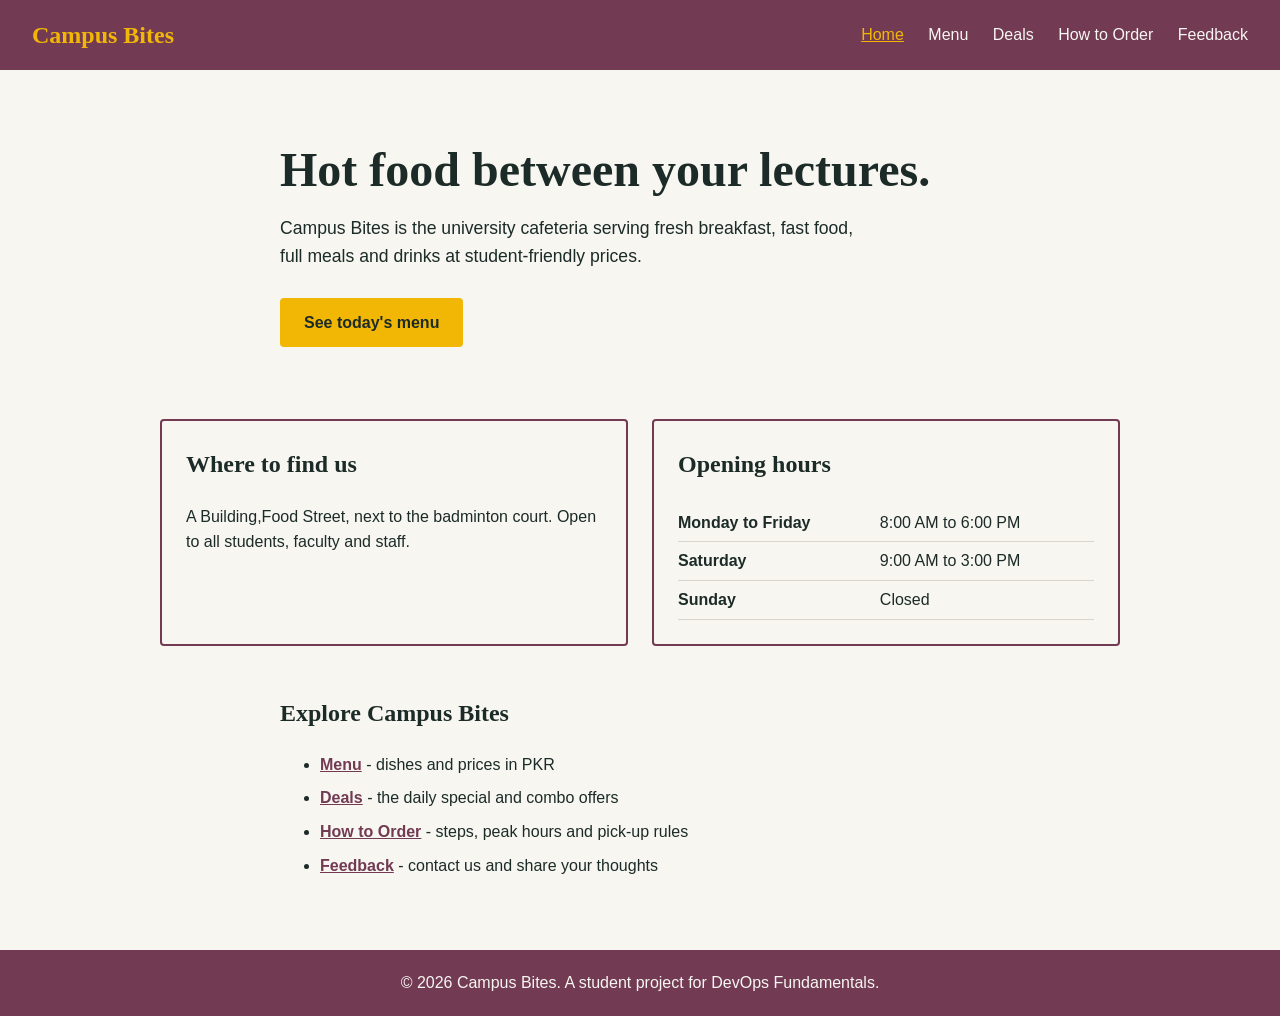
<file: src/index.html>
<!DOCTYPE html>
<html lang="en">
<head>
  <meta charset="UTF-8">
  <meta name="viewport" content="width=device-width, initial-scale=1.0">
  <title>Campus Bites - Home</title>
  <link rel="stylesheet" href="../styles/style.css">
</head>
<body class="home-body">

  <header class="home-header">
    <a class="home-brand" href="index.html">Campus Bites</a>
    <nav class="home-nav" aria-label="Main navigation">
      <a href="index.html" aria-current="page">Home</a>
      <a href="menu.html">Menu</a>
      <a href="deals.html">Deals</a>
      <a href="order.html">How to Order</a>
      <a href="feedback.html">Feedback</a>
    </nav>
  </header>

  <main>
    <section class="home-hero">
      <h1>Hot food between your lectures.</h1>
      <p>Campus Bites is the university cafeteria serving fresh breakfast, fast food, full meals and drinks at student-friendly prices.</p>
      <a class="home-button" href="menu.html">See today's menu</a>
    </section>

    <section class="home-info">
      <article class="home-card">
        <h2>Where to find us</h2>
        <p>A Building,Food Street, next to the badminton court. Open to all students, faculty and staff.</p>
      </article>

      <article class="home-card">
        <h2>Opening hours</h2>
        <table class="home-hours">
          <tr><th scope="row">Monday to Friday</th><td>8:00 AM to 6:00 PM</td></tr>
          <tr><th scope="row">Saturday</th><td>9:00 AM to 3:00 PM</td></tr>
          <tr><th scope="row">Sunday</th><td>Closed</td></tr>
        </table>
      </article>
    </section>

    <section class="home-links">
      <h2>Explore Campus Bites</h2>
      <ul>
        <li><a href="menu.html">Menu</a> - dishes and prices in PKR</li>
        <li><a href="deals.html">Deals</a> - the daily special and combo offers</li>
        <li><a href="order.html">How to Order</a> - steps, peak hours and pick-up rules</li>
        <li><a href="feedback.html">Feedback</a> - contact us and share your thoughts</li>
      </ul>
    </section>
  </main>

  <footer class="home-footer">
    <p>&copy; 2026 Campus Bites. A student project for DevOps Fundamentals.</p>
  </footer>

</body>
</html>
</file>
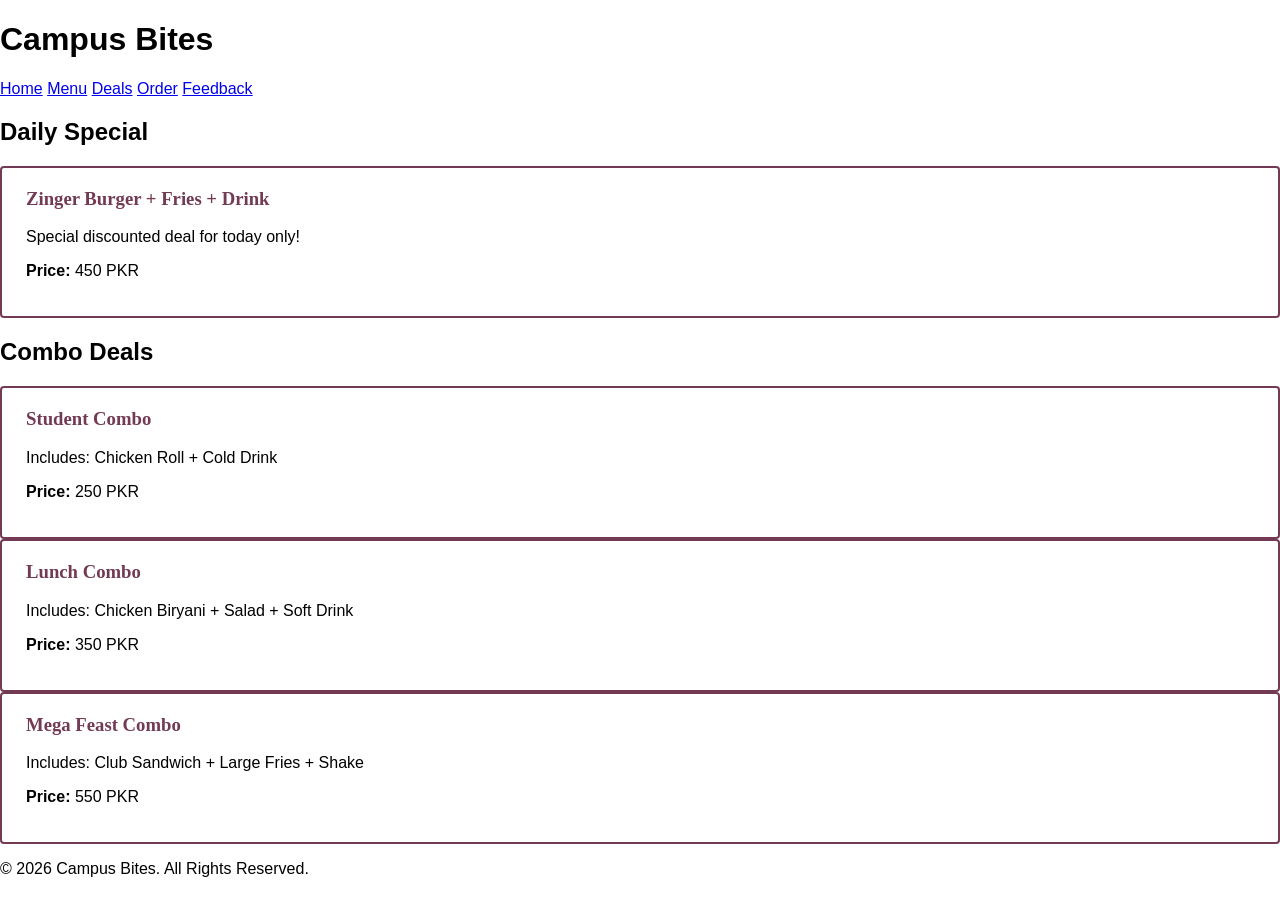
<file: src/deals.html>
<!DOCTYPE html>
<html lang="en">
<head>
  <meta charset="UTF-8">
  <meta name="viewport" content="width=device-width, initial-scale=1.0">
  <title>Campus Bites - Deals</title>
  <link rel="stylesheet" href="../styles/style.css">
</head>
<body>
  <header>
    <h1>Campus Bites</h1>
    <nav>
      <a href="index.html">Home</a>
      <a href="menu.html">Menu</a>
      <a href="deals.html">Deals</a>
      <a href="order.html">Order</a>
      <a href="feedback.html">Feedback</a>
    </nav>
  </header>

  <main>
    <section class="daily-special">
      <h2>Daily Special</h2>
      <div class="deal-card">
        <h3>Zinger Burger + Fries + Drink</h3>
        <p>Special discounted deal for today only!</p>
        <p><strong>Price:</strong> 450 PKR</p>
      </div>
    </section>

    <section class="combo-deals">
      <h2>Combo Deals</h2>
      
      <div class="deal-card">
        <h3>Student Combo</h3>
        <p>Includes: Chicken Roll + Cold Drink</p>
        <p><strong>Price:</strong> 250 PKR</p>
      </div>

      <div class="deal-card">
        <h3>Lunch Combo</h3>
        <p>Includes: Chicken Biryani + Salad + Soft Drink</p>
        <p><strong>Price:</strong> 350 PKR</p>
      </div>

      <div class="deal-card">
        <h3>Mega Feast Combo</h3>
        <p>Includes: Club Sandwich + Large Fries + Shake</p>
        <p><strong>Price:</strong> 550 PKR</p>
      </div>
    </section>
  </main>

  <footer>
    <p>&copy; 2026 Campus Bites. All Rights Reserved.</p>
  </footer>
</body>
</html>
</file>
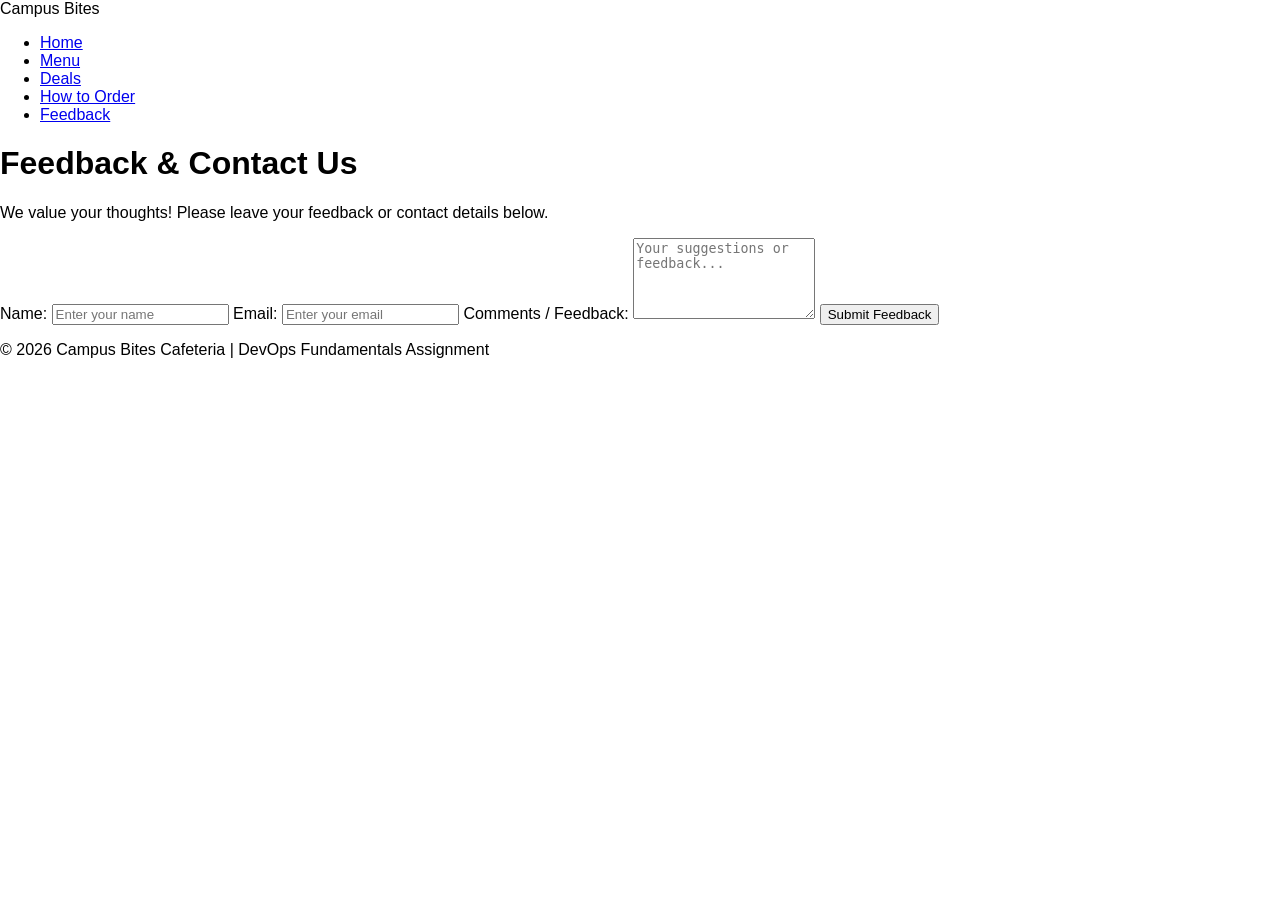
<file: src/feedback.html>
<!DOCTYPE html>
<html lang="en">
<head>
    <meta charset="UTF-8">
    <meta name="viewport" content="width=device-width, initial-scale=1.0">
    <title>Campus Bites - Feedback</title>
    <link rel="stylesheet" href="../styles/style.css">
</head>
<body>
    <header>
        <div class="logo">Campus Bites</div>
        <nav>
            <ul>
                <li><a href="index.html">Home</a></li>
                <li><a href="menu.html">Menu</a></li>
                <li><a href="deals.html">Deals</a></li>
                <li><a href="order.html">How to Order</a></li>
                <li><a href="feedback.html" class="active">Feedback</a></li>
            </ul>
        </nav>
    </header>

    <main class="container">
        <h1>Feedback & Contact Us</h1>
        <p>We value your thoughts! Please leave your feedback or contact details below.</p>
        
        <form class="feedback-form">
            <label for="name">Name:</label>
            <input type="text" id="name" name="name" required placeholder="Enter your name">

            <label for="email">Email:</label>
            <input type="email" id="email" name="email" required placeholder="Enter your email">

            <label for="comments">Comments / Feedback:</label>
            <textarea id="comments" name="comments" rows="5" required placeholder="Your suggestions or feedback..."></textarea>

            <button type="submit">Submit Feedback</button>
        </form>
    </main>

    <footer>
        <p>&copy; 2026 Campus Bites Cafeteria | DevOps Fundamentals Assignment</p>
    </footer>
</body>
</html>
</file>
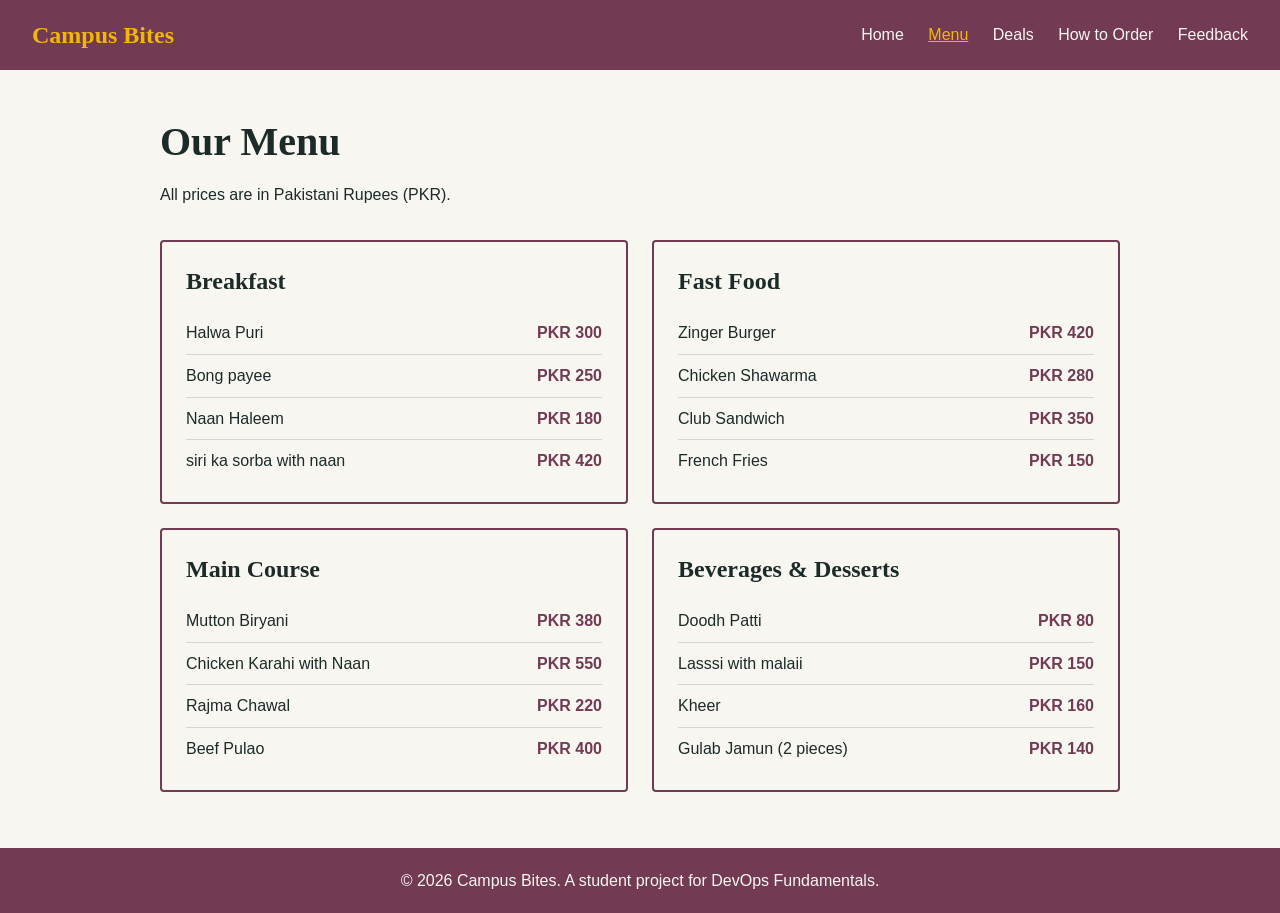
<file: src/menu.html>
<!DOCTYPE html>
<html lang="en">
<head>
  <meta charset="UTF-8">
  <meta name="viewport" content="width=device-width, initial-scale=1.0">
  <title>Campus Bites - Menu</title>
  <link rel="stylesheet" href="../styles/style.css">
</head>
<body class="menu-body">

  <header class="menu-header">
    <a class="menu-brand" href="index.html">Campus Bites</a>
    <nav class="menu-nav" aria-label="Main navigation">
      <a href="index.html">Home</a>
      <a href="menu.html" aria-current="page">Menu</a>
      <a href="deals.html">Deals</a>
      <a href="order.html">How to Order</a>
      <a href="feedback.html">Feedback</a>
    </nav>
  </header>

  <main class="menu-main">
    <h1>Our Menu</h1>
    <p class="menu-intro">All prices are in Pakistani Rupees (PKR).</p>

    <div class="menu-grid">

      <section class="menu-category">
        <h2>Breakfast</h2>
        <ul class="menu-list">
          <li><span class="menu-item">Halwa Puri</span><span class="menu-price">PKR 300</span></li>
          <li><span class="menu-item">Bong payee</span><span class="menu-price">PKR 250</span></li>
          <li><span class="menu-item">Naan Haleem</span><span class="menu-price">PKR 180</span></li>
          <li><span class="menu-item">siri ka sorba with naan</span><span class="menu-price">PKR 420</span></li>
        </ul>
      </section>

      <section class="menu-category">
        <h2>Fast Food</h2>
        <ul class="menu-list">
          <li><span class="menu-item">Zinger Burger</span><span class="menu-price">PKR 420</span></li>
          <li><span class="menu-item">Chicken Shawarma</span><span class="menu-price">PKR 280</span></li>
          <li><span class="menu-item">Club Sandwich</span><span class="menu-price">PKR 350</span></li>
          <li><span class="menu-item">French Fries</span><span class="menu-price">PKR 150</span></li>
        </ul>
      </section>

      <section class="menu-category">
        <h2>Main Course</h2>
        <ul class="menu-list">
          <li><span class="menu-item">Mutton Biryani</span><span class="menu-price">PKR 380</span></li>
          <li><span class="menu-item">Chicken Karahi with Naan</span><span class="menu-price">PKR 550</span></li>
          <li><span class="menu-item">Rajma Chawal</span><span class="menu-price">PKR 220</span></li>
          <li><span class="menu-item">Beef Pulao</span><span class="menu-price">PKR 400</span></li>
        </ul>
      </section>

      <section class="menu-category">
        <h2>Beverages &amp; Desserts</h2>
        <ul class="menu-list">
          <li><span class="menu-item">Doodh Patti</span><span class="menu-price">PKR 80</span></li>
          <li><span class="menu-item">Lasssi with malaii</span><span class="menu-price">PKR 150</span></li>
          <li><span class="menu-item">Kheer</span><span class="menu-price">PKR 160</span></li>
          <li><span class="menu-item">Gulab Jamun (2 pieces)</span><span class="menu-price">PKR 140</span></li>
        </ul>
      </section>

    </div>
  </main>

  <footer class="menu-footer">
    <p>&copy; 2026 Campus Bites. A student project for DevOps Fundamentals.</p>
  </footer>

</body>
</html>
</file>
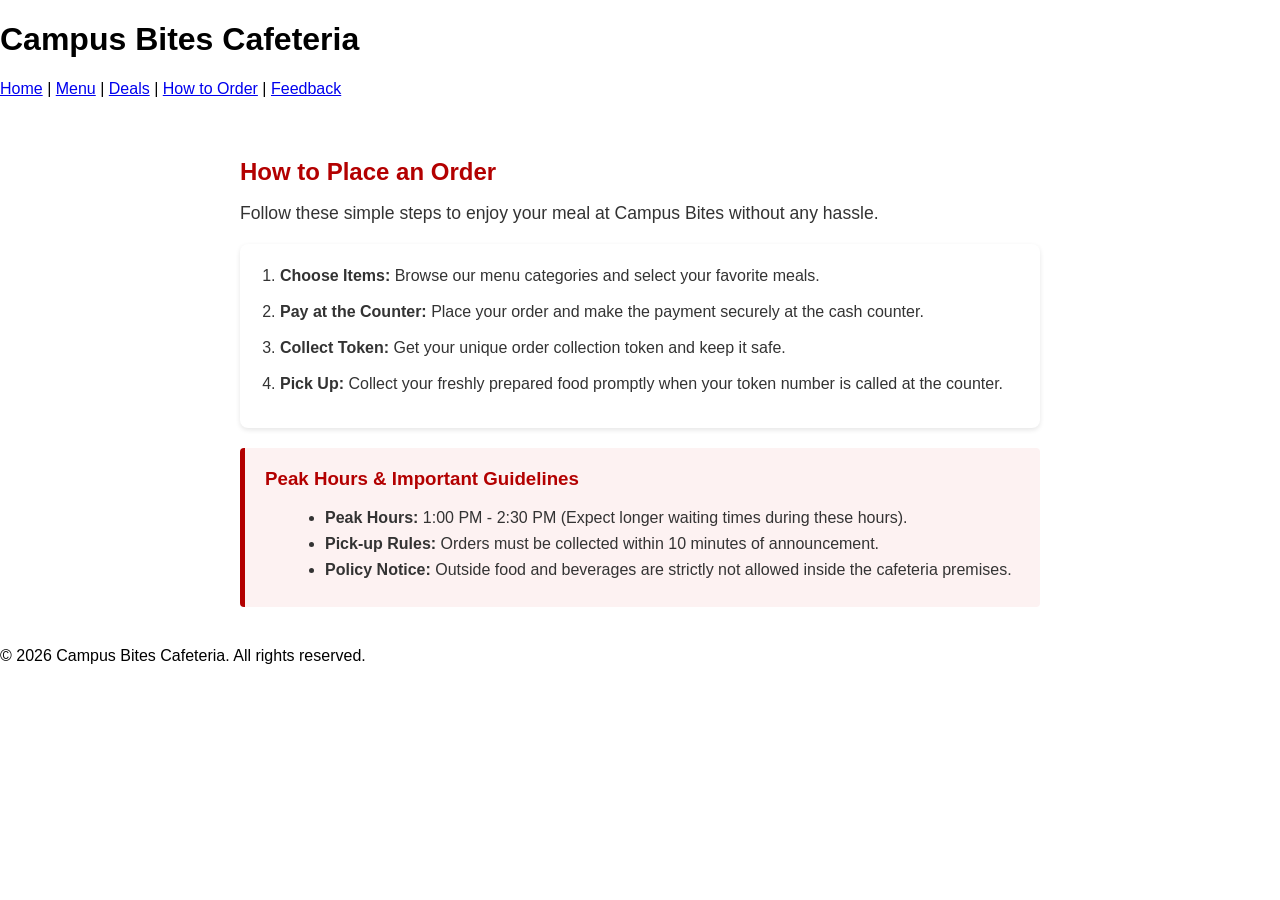
<file: src/order.html>
<!DOCTYPE html>
<html lang="en">
<head>
  <meta charset="UTF-8">
  <meta name="viewport" content="width=device-width, initial-scale=1.0">
  <title>Campus Bites-steps how to order</title>
  <link rel="stylesheet" href="../styles/style.css">
</head>
<body>
  <header class="main-header">
        <h1>Campus Bites Cafeteria</h1>
        <nav>
            <a href="index.html">Home</a> | 
            <a href="menu.html">Menu</a> | 
            <a href="deals.html">Deals</a> | 
            <a href="order.html" class="active">How to Order</a> | 
            <a href="feedback.html">Feedback</a>
        </nav>
    </header>

    <main class="order-container">
        <h2>How to Place an Order</h2>
        <p class="intro-text">Follow these simple steps to enjoy your meal at Campus Bites without any hassle.</p>

        <ol class="order-steps">
            <li><strong>Choose Items:</strong> Browse our menu categories and select your favorite meals.</li>
            <li><strong>Pay at the Counter:</strong> Place your order and make the payment securely at the cash counter.</li>
            <li><strong>Collect Token:</strong> Get your unique order collection token and keep it safe.</li>
            <li><strong>Pick Up:</strong> Collect your freshly prepared food promptly when your token number is called at the counter.</li>
        </ol>

        <section class="cafeteria-rules">
            <h3>Peak Hours & Important Guidelines</h3>
            <ul>
                <li><strong>Peak Hours:</strong> 1:00 PM - 2:30 PM (Expect longer waiting times during these hours).</li>
                <li><strong>Pick-up Rules:</strong> Orders must be collected within 10 minutes of announcement.</li>
                <li><strong>Policy Notice:</strong> Outside food and beverages are strictly not allowed inside the cafeteria premises.</li>
            </ul>
        </section>
    </main>

    <footer class="main-footer">
        <p>&copy; 2026 Campus Bites Cafeteria. All rights reserved.</p>
    </footer> 
</body>
</html>
</file>
<file: styles/style.css>
/* ===== Shared Styles ===== */
/* Members tawja here ye shared banaii hy take conflicts aye: add your page styles under your own comment header below. */


body {
  font-family: Arial, sans-serif;
  margin: 0;
  padding: 0;
}


/* =Home Page (Khadija Arshad)  */
.home-body {
  background: #f7f6f1;
  color: #1c2b27;
  line-height: 1.6;
}

.home-header {
  display: flex;
  flex-wrap: wrap;
  align-items: center;
  justify-content: space-between;
  gap: 12px;
  padding: 16px 32px;
  background: #723a53;
}

.home-brand {
  font-family: Georgia, serif;
  font-size: 1.5rem;
  font-weight: bold;
  color: #f2b705;
  text-decoration: none;
}

.home-nav a {
  margin-left: 20px;
  color: #f7f6f1;
  text-decoration: none;
}

.home-nav a:hover,
.home-nav a[aria-current="page"] {
  color: #f2b705;
  text-decoration: underline;
}

.home-hero {
  max-width: 720px;
  margin: 0 auto;
  padding: 72px 24px 48px;
}

.home-hero h1 {
  margin: 0 0 16px;
  font-family: Georgia, serif;
  font-size: 3rem;
  line-height: 1.15;
}

.home-hero p {
  max-width: 60ch;
  margin: 0 0 28px;
  font-size: 1.1rem;
}

.home-button {
  display: inline-block;
  padding: 12px 24px;
  background: #f2b705;
  color: #1c2b27;
  font-weight: bold;
  text-decoration: none;
  border-radius: 4px;
}

.home-button:hover,
.home-button:focus-visible {
  background: #723a53;
  color: #f2b705;
}

.home-info {
  display: grid;
  grid-template-columns: repeat(2, 1fr);
  gap: 24px;
  max-width: 960px;
  margin: 0 auto;
  padding: 24px;
}

.home-card {
  padding: 24px;
  border: 2px solid #723a53;
  border-radius: 4px;
}

.home-card h2,
.home-links h2 {
  margin-top: 0;
  font-family: Georgia, serif;
}

.home-hours {
  width: 100%;
  border-collapse: collapse;
}

.home-hours th,
.home-hours td {
  padding: 6px 0;
  text-align: left;
  border-bottom: 1px solid #d8d6ca;
}

.home-links {
  max-width: 720px;
  margin: 0 auto;
  padding: 24px 24px 56px;
}

.home-links li {
  margin-bottom: 8px;
}

.home-links a {
  color: #723a53;
  font-weight: bold;
}

.home-footer {
  padding: 20px;
  background: #723a53;
  color: #f7f6f1;
  text-align: center;
}

.home-footer p {
  margin: 0;
}

@media (max-width: 600px) {
  .home-header {
    padding: 14px 16px;
  }

  .home-nav a {
    margin: 0 14px 0 0;
  }

  .home-hero {
    padding: 40px 16px 32px;
  }

  .home-hero h1 {
    font-size: 2.1rem;
  }

  .home-info {
    grid-template-columns: 1fr;
    padding: 16px;
  }
}

/* Menu Page (Saad Bin Khalid) */
.menu-body {
  background: #f7f6f1;
  color: #1c2b27;
  line-height: 1.6;
}

.menu-header {
  display: flex;
  flex-wrap: wrap;
  align-items: center;
  justify-content: space-between;
  gap: 12px;
  padding: 16px 32px;
  background: #723a53;
}

.menu-brand {
  font-family: Georgia, serif;
  font-size: 1.5rem;
  font-weight: bold;
  color: #f2b705;
  text-decoration: none;
}

.menu-nav a {
  margin-left: 20px;
  color: #f7f6f1;
  text-decoration: none;
}

.menu-nav a:hover,
.menu-nav a[aria-current="page"] {
  color: #f2b705;
  text-decoration: underline;
}

.menu-main {
  max-width: 960px;
  margin: 0 auto;
  padding: 40px 24px 56px;
}

.menu-main h1 {
  margin: 0 0 8px;
  font-family: Georgia, serif;
  font-size: 2.5rem;
}

.menu-intro {
  margin: 0 0 32px;
}

.menu-grid {
  display: grid;
  grid-template-columns: repeat(2, 1fr);
  gap: 24px;
}

.menu-category {
  padding: 20px 24px;
  border: 2px solid #723a53;
  border-radius: 4px;
}

.menu-category h2 {
  margin: 0 0 12px;
  font-family: Georgia, serif;
}

.menu-list {
  margin: 0;
  padding: 0;
  list-style: none;
}

.menu-list li {
  display: flex;
  justify-content: space-between;
  gap: 16px;
  padding: 8px 0;
  border-bottom: 1px solid #d8d6ca;
}

.menu-list li:last-child {
  border-bottom: none;
}

.menu-price {
  font-weight: bold;
  white-space: nowrap;
  color: #723a53;
}

.menu-footer {
  padding: 20px;
  background: #723a53;
  color: #f7f6f1;
  text-align: center;
}

.menu-footer p {
  margin: 0;
}

@media (max-width: 700px) {
  .menu-header {
    padding: 14px 16px;
  }

  .menu-nav a {
    margin: 0 14px 0 0;
  }

  .menu-main {
    padding: 24px 16px 40px;
  }

  .menu-main h1 {
    font-size: 2rem;
  }

  .menu-grid {
    grid-template-columns: 1fr;
  }
}

/* Deals Page (Muhammad Saad Javed)  */
.deals-body {
  background: #f7f6f1;
  color: #1c2b27;
  line-height: 1.6;
}

.deals-header {
  display: flex;
  flex-wrap: wrap;
  align-items: center;
  justify-content: space-between;
  gap: 12px;
  padding: 16px 32px;
  background: #723a53;
}

.deals-brand {
  font-family: Georgia, serif;
  font-size: 1.5rem;
  font-weight: bold;
  color: #f2b705;
  text-decoration: none;
}

.deals-nav a {
  margin-left: 20px;
  color: #f7f6f1;
  text-decoration: none;
}

.deals-nav a:hover,
.deals-nav a[aria-current="page"] {
  color: #f2b705;
  text-decoration: underline;
}

.deals-main {
  max-width: 960px;
  margin: 0 auto;
  padding: 40px 24px 56px;
}

.deals-main h1 {
  margin: 0 0 8px;
  font-family: Georgia, serif;
  font-size: 2.5rem;
}

.deals-grid {
  display: grid;
  grid-template-columns: repeat(2, 1fr);
  gap: 24px;
  margin-top: 24px;
}

.deal-card {
  padding: 20px 24px;
  border: 2px solid #723a53;
  border-radius: 4px;
  background: #ffffff;
}

.deal-card h3 {
  margin-top: 0;
  font-family: Georgia, serif;
  color: #723a53;
}

.deal-price {
  font-weight: bold;
  color: #723a53;
}

.deals-footer {
  padding: 20px;
  background: #723a53;
  color: #f7f6f1;
  text-align: center;
}

.deals-footer p {
  margin: 0;
}

@media (max-width: 700px) {
  .deals-header {
    padding: 14px 16px;
  }

  .deals-nav a {
    margin: 0 14px 0 0;
  }

  .deals-main {
    padding: 24px 16px 40px;
  }

  .deals-grid {
    grid-template-columns: 1fr;
  }
}

/* Order Page (Hira Khan) */
/* Improved Order Page Styles & Responsive Media Query */
.order-container {
    max-width: 800px;
    margin: 20px auto;
    padding: 20px;
    font-family: 'Segoe UI', Tahoma, Geneva, Verdana, sans-serif;
    color: #333;
}

.order-container h2 {
    color: #b30000;
    margin-bottom: 10px;
}

.intro-text {
    font-size: 1.1rem;
    margin-bottom: 20px;
}

.order-steps {
    background-color: #fff;
    padding: 20px 20px 20px 40px;
    border-radius: 8px;
    box-shadow: 0 2px 5px rgba(0,0,0,0.1);
    margin-bottom: 20px;
}

.order-steps li {
    margin-bottom: 12px;
    line-height: 1.5;
}

.cafeteria-rules {
    background-color: #fdf2f2;
    padding: 20px;
    border-left: 5px solid #b30000;
    border-radius: 4px;
}

.cafeteria-rules h3 {
    margin-top: 0;
    color: #b30000;
}

.cafeteria-rules ul {
    margin: 10px 0 0 20px;
}

.cafeteria-rules li {
    margin-bottom: 8px;
}

/* Responsive Media Query for Mobile Screens */
@media (max-width: 768px) {
    .order-container {
        padding: 10px;
        margin: 10px;
    }

    .order-steps {
        padding: 15px 15px 15px 25px;
    }

    .order-container h2 {
        font-size: 1.4rem;
    }
}

/* Feedback Page (Aiman) */
.contact-section, .feedback-section {
    padding: 20px;
    max-width: 600px;
    margin: 20px auto;
    background: #f9f9f9;
    border-radius: 8px;
    box-shadow: 0 2px 4px rgba(0,0,0,0.1);
}

.feedback-section .form-group {
    margin-bottom: 15px;
}

.feedback-section label {
    display: block;
    margin-bottom: 5px;
    font-weight: bold;
}

.feedback-section input, 
.feedback-section textarea {
    width: 100%;
    padding: 10px;
    border: 1px solid #ccc;
    border-radius: 4px;
}

.feedback-section button {
    background-color: #ff6b6b;
    color: white;
    padding: 10px 20px;
    border: none;
    border-radius: 4px;
    cursor: pointer;
}

.feedback-section button:hover {
    background-color: #ff5252;
}

@media (max-width: 768px) {
    .contact-section, .feedback-section {
        padding: 15px;
        margin: 10px;
        width: auto;
    }
}
</file>
